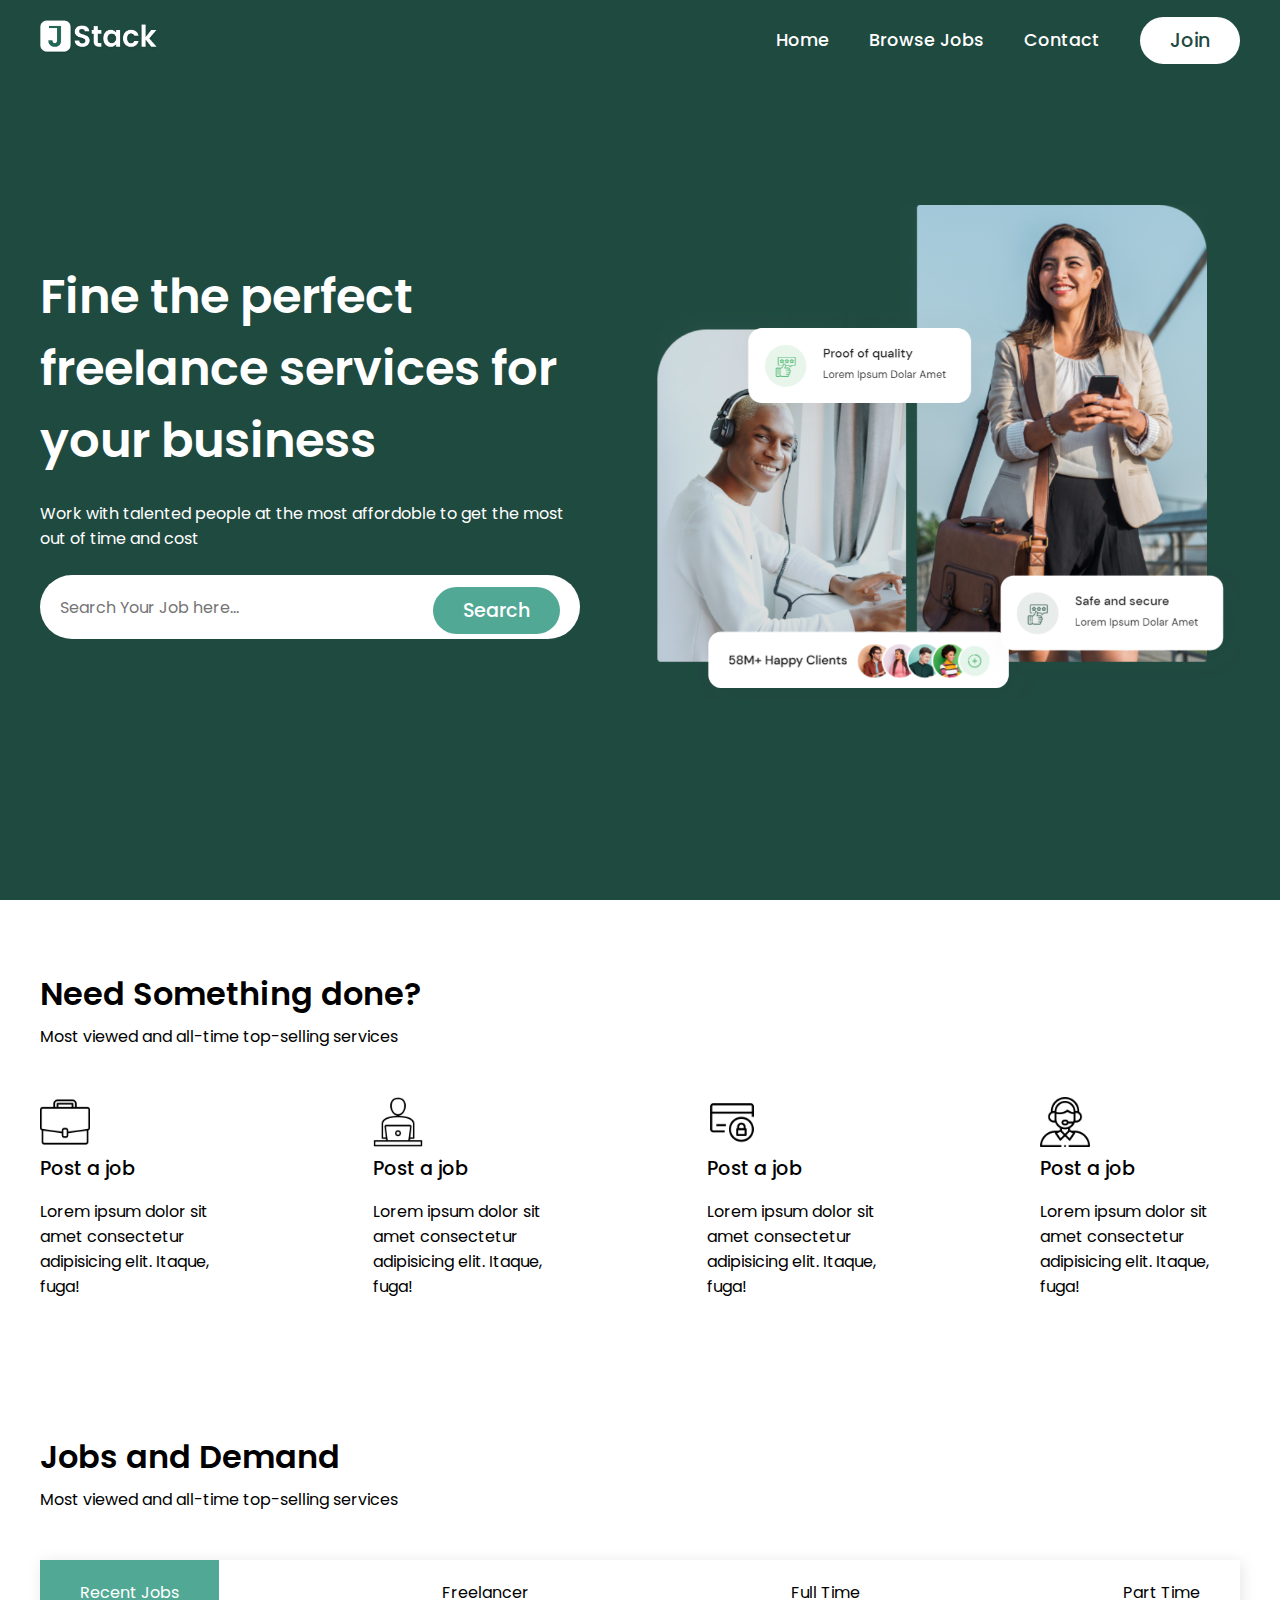
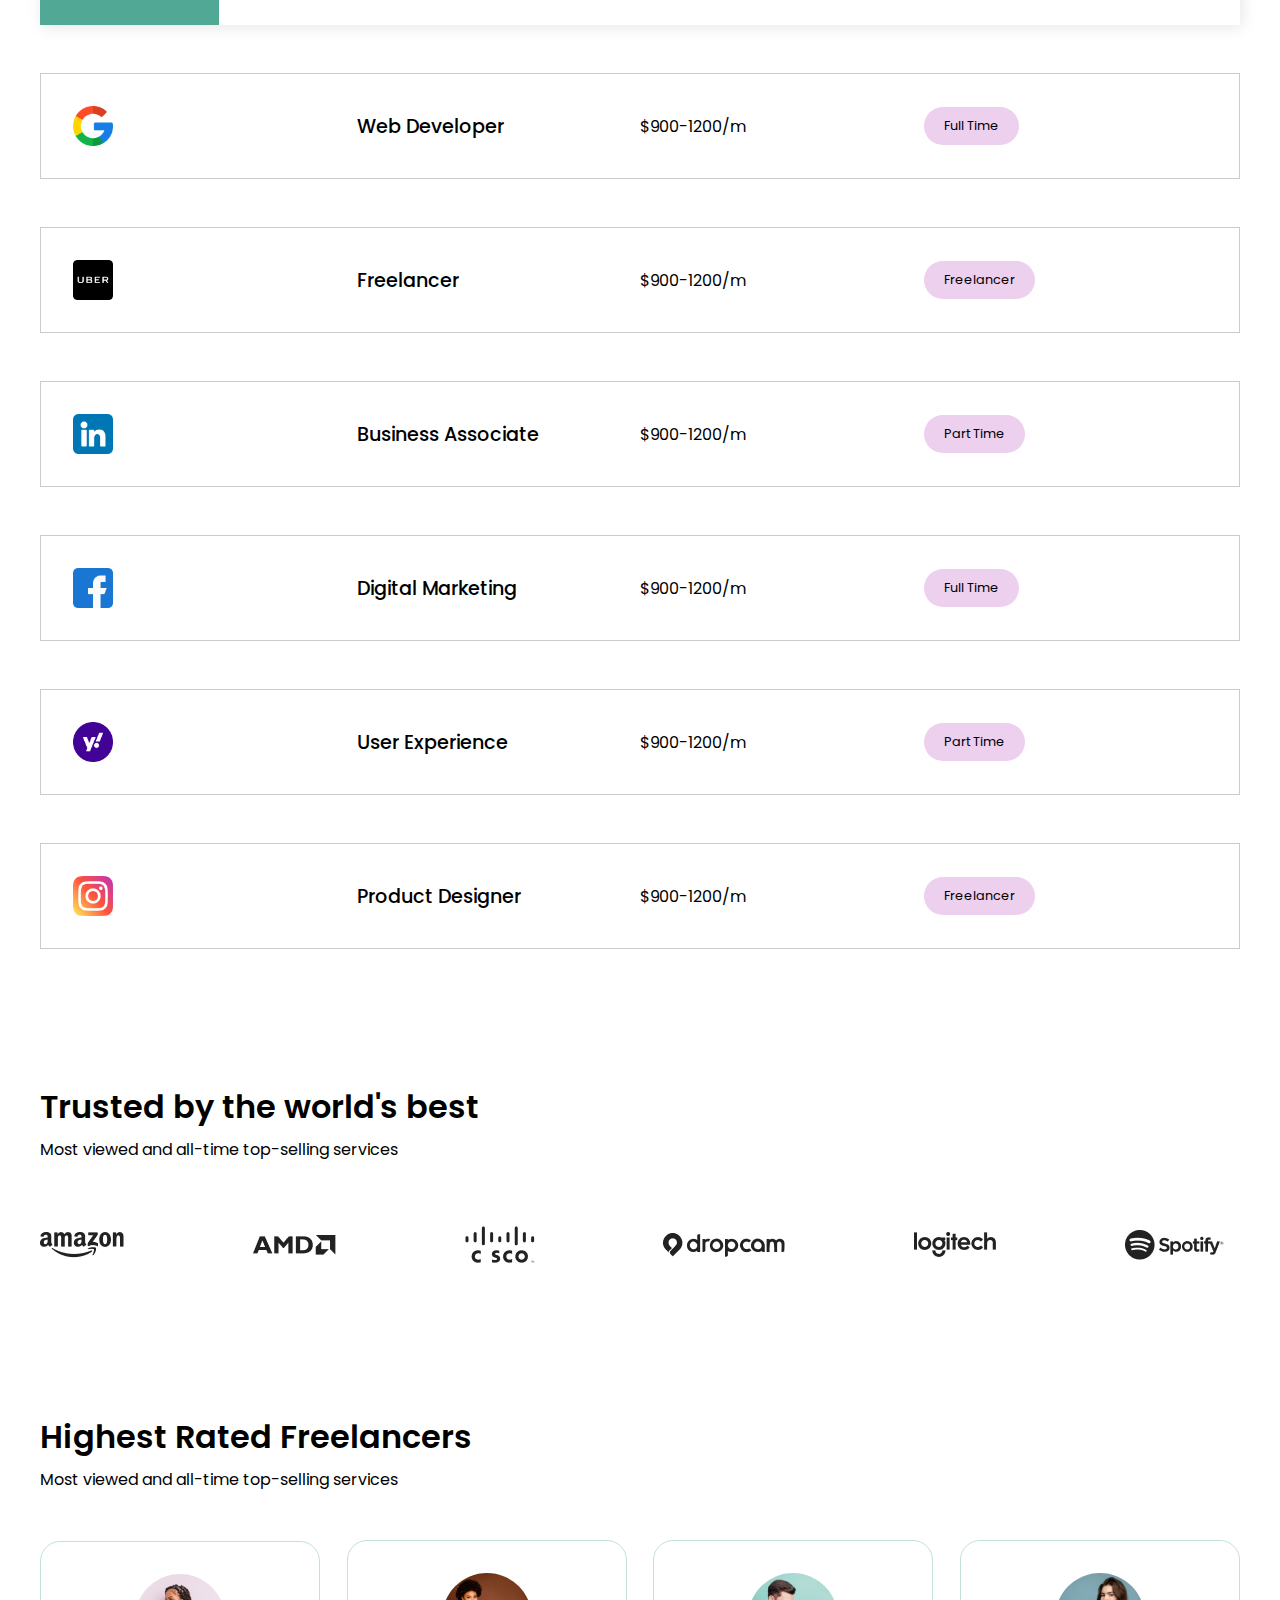
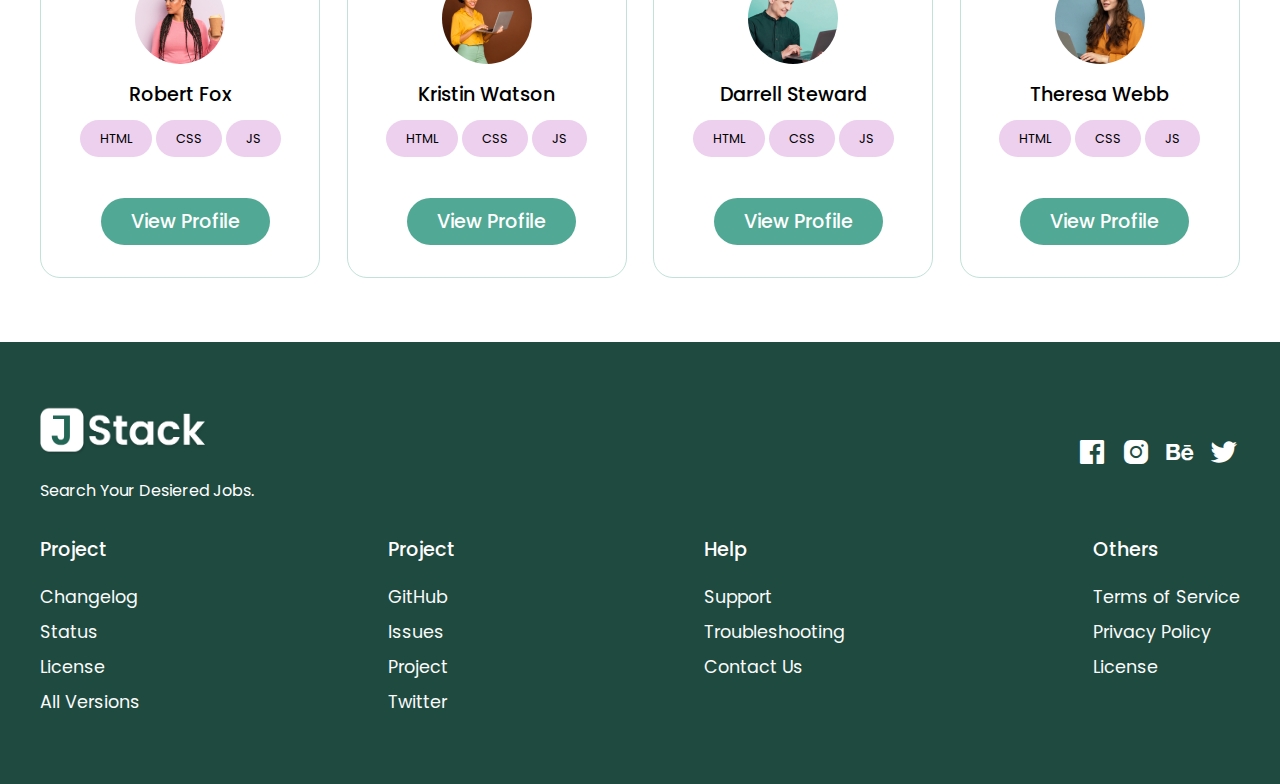
<file: index.html>
<!DOCTYPE html>
<html lang="en">

    <head>
        <meta charset="UTF-8">
        <meta name="viewport" content="width=device-width, initial-scale=1.0">
        <title>JSTACK - Search Jobs</title>
        <link rel="stylesheet" href="style.css">
        <link href='https://unpkg.com/boxicons@2.1.4/css/boxicons.min.css' rel='stylesheet'>

    </head>

    <body>

        <!-- Header  Section-->
        <header>
            <div  id="navber" class="obj-width">
                <a href="index.html">
                    <img src="./images/logo.png" class="logo">
                </a>
                <ul id="menu">
                    <li><a href="index.html">Home</a></li>
                    <li><a href="browse.html">Browse Jobs</a></li>
                    <li><a href="contact.html">Contact</a></li>
                    <button id="w-btn">Join</button>
                </ul>
                <i  id="bar" class='bx bx-menu-alt-right' ></i>
            </div>
        </header>

        <!-- Hero  Section-->

        <section class="hero">
            <div class="hero-box obj-width">
                <div class="h-left">
                    <h1>Fine the perfect freelance services for your business</h1>
                    <p>Work with talented people at the most affordoble to get the most out of time and cost</p>
                    <div class="search">
                        <input type="text" placeholder="Search Your Job here...">
                        <a href="#" id="g-btn">Search</a>
                    </div>
                </div>
                <div class="h-right">
                    <img src="./images/hero1.PNG" alt="">
                </div>
            </div>
        </section>
        <!-- Features  Section-->
        <section id="features" class="obj-width sec-space">
            <h2>Need Something done?</h2>
            <p>Most viewed and all-time top-selling services</p>
            <div class="features-box">
               <div>
                <img src="./images/fe 1.png" alt="">
                <h3>Post a job</h3>
                <p>Lorem ipsum dolor sit amet consectetur adipisicing elit. Itaque, fuga!</p>
               </div>
               <div>
                <img src="./images/fe 2.png" alt="">
                <h3>Post a job</h3>
                <p>Lorem ipsum dolor sit amet consectetur adipisicing elit. Itaque, fuga!</p>
                </div>
                <div>
                    <img src="./images/fe 3.png" alt="">
                    <h3>Post a job</h3>
                    <p>Lorem ipsum dolor sit amet consectetur adipisicing elit. Itaque, fuga!</p>
                    </div>
                    <div>
                        <img src="./images/fe 4.png" alt="">
                        <h3>Post a job</h3>
                        <p>Lorem ipsum dolor sit amet consectetur adipisicing elit. Itaque, fuga!</p>
                        </div>
            </div>
        </section>

        <!-- Job Listing  Section-->
        <section class=" jobs obj-width sec-space">
            <h2>Jobs and Demand</h2>
            <p>Most viewed and all-time top-selling services</p>
            <ul class="jobs-id">
                <li data-target="all" class="active">Recent Jobs</li>
                <li data-target="freelancer">Freelancer</li>
                <li data-target="fullTime">Full Time</li>
                <li data-target="partTime">Part Time</li>
            </ul>
            <div class="jobs-container">

                <li data-item="fullTime" class="jlist" onclick="window.location.href='google.html'">
                    <img src="./images/google.png" alt="">
                    <h3>Web Developer</h3>
                    <p>$900-1200/m</p>
                    <span id="key">Full Time</span>
                </li>
                <li data-item="freelancer" class="jlist" onclick="window.location.href='job.html'">
                    <img src="./images/uber.png" alt="">
                    <h3>Freelancer</h3>
                    <p>$900-1200/m</p>
                    <span id="key">Freelancer</span>
                </li>
                <li data-item="partTime" class="jlist">
                    <img src="./images/linkedin.png" alt="">
                    <h3>Business Associate</h3>
                    <p>$900-1200/m</p>
                    <span id="key">Part Time</span>
                </li>
                <li data-item="fullTime" class="jlist">
                    <img src="./images/facebook.png" alt="">
                    <h3>Digital Marketing</h3>
                    <p>$900-1200/m</p>
                    <span id="key">Full Time</span>
                </li>
                <li data-item="partTime" class="jlist">
                    <img src="./images/yahoo.png" alt="">
                    <h3>User Experience</h3>
                    <p>$900-1200/m</p>
                    <span id="key">Part Time</span>
                </li>
                <li data-item="freelancer" class="jlist">
                    <img src="./images/instagram.png" alt="">
                    <h3>Product Designer</h3>
                    <p>$900-1200/m</p>
                    <span id="key">Freelancer</span>
                </li>
            </div>
        </section>

        <!-- Brand  Section-->
        <section class="trust obj-width sec-space">
            <h2>Trusted by the world's best</h2>
            <p>Most viewed and all-time top-selling services</p>
            <div class="t-box">
                <img src="./images/t1.png" alt="">
                <img src="./images/t2.png" alt="">
                <img src="./images/t3.png" alt="">
                <img src="./images/t4.png" alt="">
                <img src="./images/t5.png" alt="">
                <img src="./images/t6.png" alt="">
            </div>
        </section>

        <!-- Team  Section-->
        <section class="team obj-width sec-space">
            <h2>Highest Rated Freelancers</h2>
            <p>Most viewed and all-time top-selling services</p>
            <div class="team-container">
               <div class="f1-box">
                <img src="./images/fl-1.png" alt="">
                <h3>Robert Fox</h3>
                <div class="skill">
                    <span id="key">HTML</span>
                    <span id="key">CSS</span>
                    <span id="key">JS</span>
                </div>
                <a href="#" id="g-btn">View Profile</a>
               </div>
               <div class="f1-box">
                <img src="./images/fl-2.png" alt="">
                <h3>Kristin Watson</h3>
                <div class="skill">
                    <span id="key">HTML</span>
                    <span id="key">CSS</span>
                    <span id="key">JS</span>
                </div>
                <a href="#" id="g-btn">View Profile</a>
               </div>
               <div class="f1-box">
                <img src="./images/fl-3.png" alt="">
                <h3>Darrell Steward</h3>
                <div class="skill">
                    <span id="key">HTML</span>
                    <span id="key">CSS</span>
                    <span id="key">JS</span>
                </div>
                <a href="#" id="g-btn">View Profile</a>
               </div>
               <div class="f1-box">
                <img src="./images/fl-4.png" alt="">
                <h3>Theresa Webb</h3>
                <div class="skill">
                    <span id="key">HTML</span>
                    <span id="key">CSS</span>
                    <span id="key">JS</span>
                </div>
                <a href="#" id="g-btn">View Profile</a>
               </div>
            </div>
        </section>

        <!-- Footer  Section-->
         <footer class="fooret"> 
            <div class="obj-width">
                <div class="top">
                    <div>
                        <img src="./images/logo.png" class="logo">
                        <p>Search Your Desiered Jobs.</p>
                    </div>
                    <div>
                        <a href="#"><i class='bx bxl-facebook-square'></i></a>
                        <a href="#"><i class='bx bxl-instagram-alt' ></i></a>
                        <a href="#"><i class='bx bxl-behance' ></i></a>
                        <a href="#"><i class='bx bxl-twitter'></i></a>
                    </div>
                </div>
                <div class="bottom">
                    <div>
                        <h3>Project</h3>
                        <a href="#">Changelog</a>
                        <a href="#">Status</a>
                        <a href="#">License</a>
                        <a href="#">All Versions</a>
                    </div>
                    <div>
                        <h3>Project</h3>
                        <a href="#">GitHub</a>
                        <a href="#">Issues</a>
                        <a href="#">Project</a>
                        <a href="#">Twitter</a>
                    </div>
                    <div>
                        <h3>Help</h3>
                        <a href="#">Support</a>
                        <a href="#">Troubleshooting</a>
                        <a href="#">Contact Us</a>
                    </div>
                    <div>
                        <h3>Others</h3>
                        <a href="#">Terms of Service</a>
                        <a href="#">Privacy Policy</a>
                        <a href="#">License</a>
                    </div>
                </div>
            </div>
         </footer>

        <script src="app.js"></script>

        <script src="toggle.js"></script>
    </body>

</html>
</file>
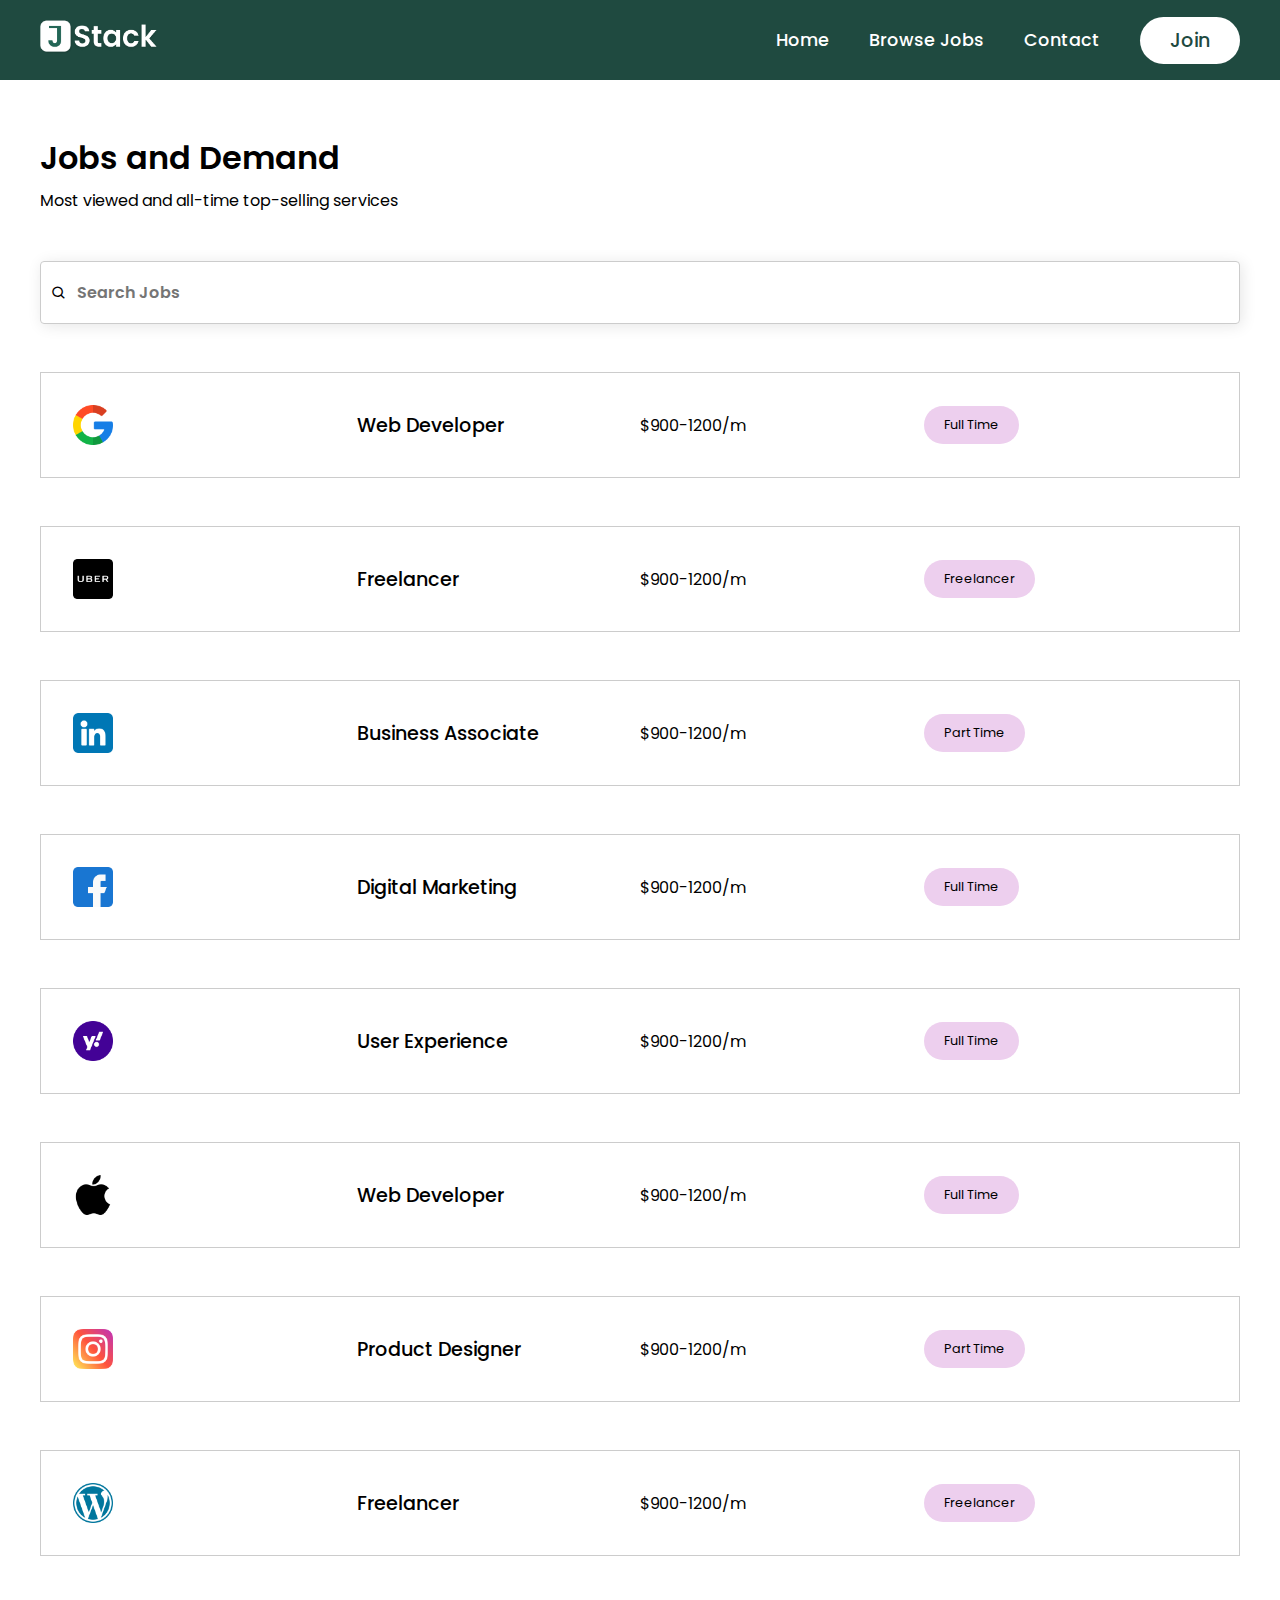
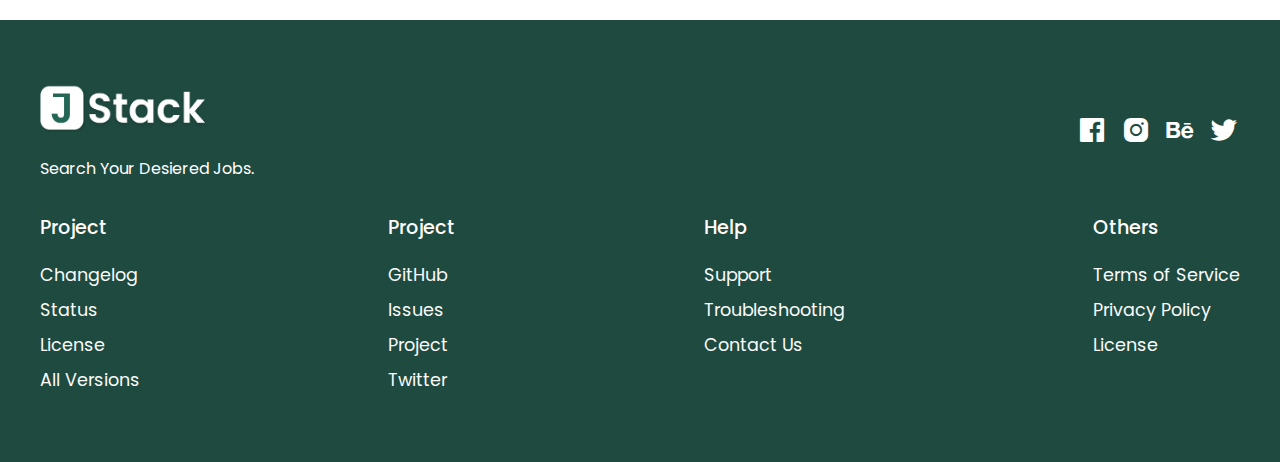
<file: browse.html>
<!DOCTYPE html>
<html lang="en">

    <head>
        <meta charset="UTF-8">
        <meta name="viewport" content="width=device-width, initial-scale=1.0">
        <title>JSTACK - Search Jobs</title>
        <link rel="stylesheet" href="style.css">
        <link href='https://unpkg.com/boxicons@2.1.4/css/boxicons.min.css' rel='stylesheet'>

    </head>

    <body>

        <!-- Header  Section-->
        <header>
            <div  id="navber" class="obj-width">
                <a href="index.html">
                    <img src="./images/logo.png" class="logo">
                </a>
                <ul id="menu">
                    <li><a href="index.html">Home</a></li>
                    <li><a href="browse.html">Browse Jobs</a></li>
                    <li><a href="contact.html">Contact</a></li>
                    <button id="w-btn">Join</button>
                </ul>
                <i  id="bar" class='bx bx-menu-alt-right' ></i>
            </div>
        </header>
        <!-- Job Listing  Section-->
        <section class=" jobs obj-width sec-space extra-space">
            <h2>Jobs and Demand</h2>
            <p>Most viewed and all-time top-selling services</p>
            <form>
                <i class='bx bx-search'></i>
                <input type="text" placeholder="Search Jobs" id="search-item"
                onkeyup="search()">
            </form>
            <div class="jobs-container" id="jobs-container" onclick="window.location.href='google.html'">
                <li data-item="fullTime" class="jlist">
                    <img src="./images/google.png" alt="">
                    <h3>Web Developer</h3>
                    <p>$900-1200/m</p>
                    <span id="key">Full Time</span>
                </li>
                <li data-item="freelancer" class="jlist" onclick="window.location.href='job.html'">
                    <img src="./images/uber.png" alt="">
                    <h3>Freelancer</h3>
                    <p>$900-1200/m</p>
                    <span id="key">Freelancer</span>
                </li>
                <li data-item="partTime" class="jlist">
                    <img src="./images/linkedin.png" alt="">
                    <h3>Business Associate</h3>
                    <p>$900-1200/m</p>
                    <span id="key">Part Time</span>
                </li>
                <li data-item="fullTime" class="jlist">
                    <img src="./images/facebook.png" alt="">
                    <h3>Digital Marketing</h3>
                    <p>$900-1200/m</p>
                    <span id="key">Full Time</span>
                </li>
                <li data-item="partTime" class="jlist">
                    <img src="./images/yahoo.png" alt="">
                    <h3>User Experience</h3>
                    <p>$900-1200/m</p>
                    <span id="key">Full Time</span>
                </li>
                <li data-item="fullTime" class="jlist">
                    <img src="./images/apple.png" alt="">
                    <h3>Web Developer</h3>
                    <p>$900-1200/m</p>
                    <span id="key">Full Time</span>
                </li>
                <li data-item="freelancer" class="jlist">
                    <img src="./images/instagram.png" alt="">
                    <h3>Product Designer</h3>
                    <p>$900-1200/m</p>
                    <span id="key">Part Time</span>
                </li>
                <li data-item="freelancer" class="jlist">
                    <img src="./images/wordpress.png" alt="">
                    <h3>Freelancer</h3>
                    <p>$900-1200/m</p>
                    <span id="key">Freelancer</span>
                </li>
            </div>
        </section>

         <!-- Footer  Section-->
         <footer class="fooret"> 
            <div class="obj-width">
                <div class="top">
                    <div>
                        <img src="./images/logo.png" class="logo">
                        <p>Search Your Desiered Jobs.</p>
                    </div>
                    <div>
                        <a href="#"><i class='bx bxl-facebook-square'></i></a>
                        <a href="#"><i class='bx bxl-instagram-alt' ></i></a>
                        <a href="#"><i class='bx bxl-behance' ></i></a>
                        <a href="#"><i class='bx bxl-twitter'></i></a>
                    </div>
                </div>
                <div class="bottom">
                    <div>
                        <h3>Project</h3>
                        <a href="#">Changelog</a>
                        <a href="#">Status</a>
                        <a href="#">License</a>
                        <a href="#">All Versions</a>
                    </div>
                    <div>
                        <h3>Project</h3>
                        <a href="#">GitHub</a>
                        <a href="#">Issues</a>
                        <a href="#">Project</a>
                        <a href="#">Twitter</a>
                    </div>
                    <div>
                        <h3>Help</h3>
                        <a href="#">Support</a>
                        <a href="#">Troubleshooting</a>
                        <a href="#">Contact Us</a>
                    </div>
                    <div>
                        <h3>Others</h3>
                        <a href="#">Terms of Service</a>
                        <a href="#">Privacy Policy</a>
                        <a href="#">License</a>
                    </div>
                </div>
            </div>
         </footer>

        <script src="app.js"></script>
        <script src="script.js"></script>
    </body>

</html>
</file>
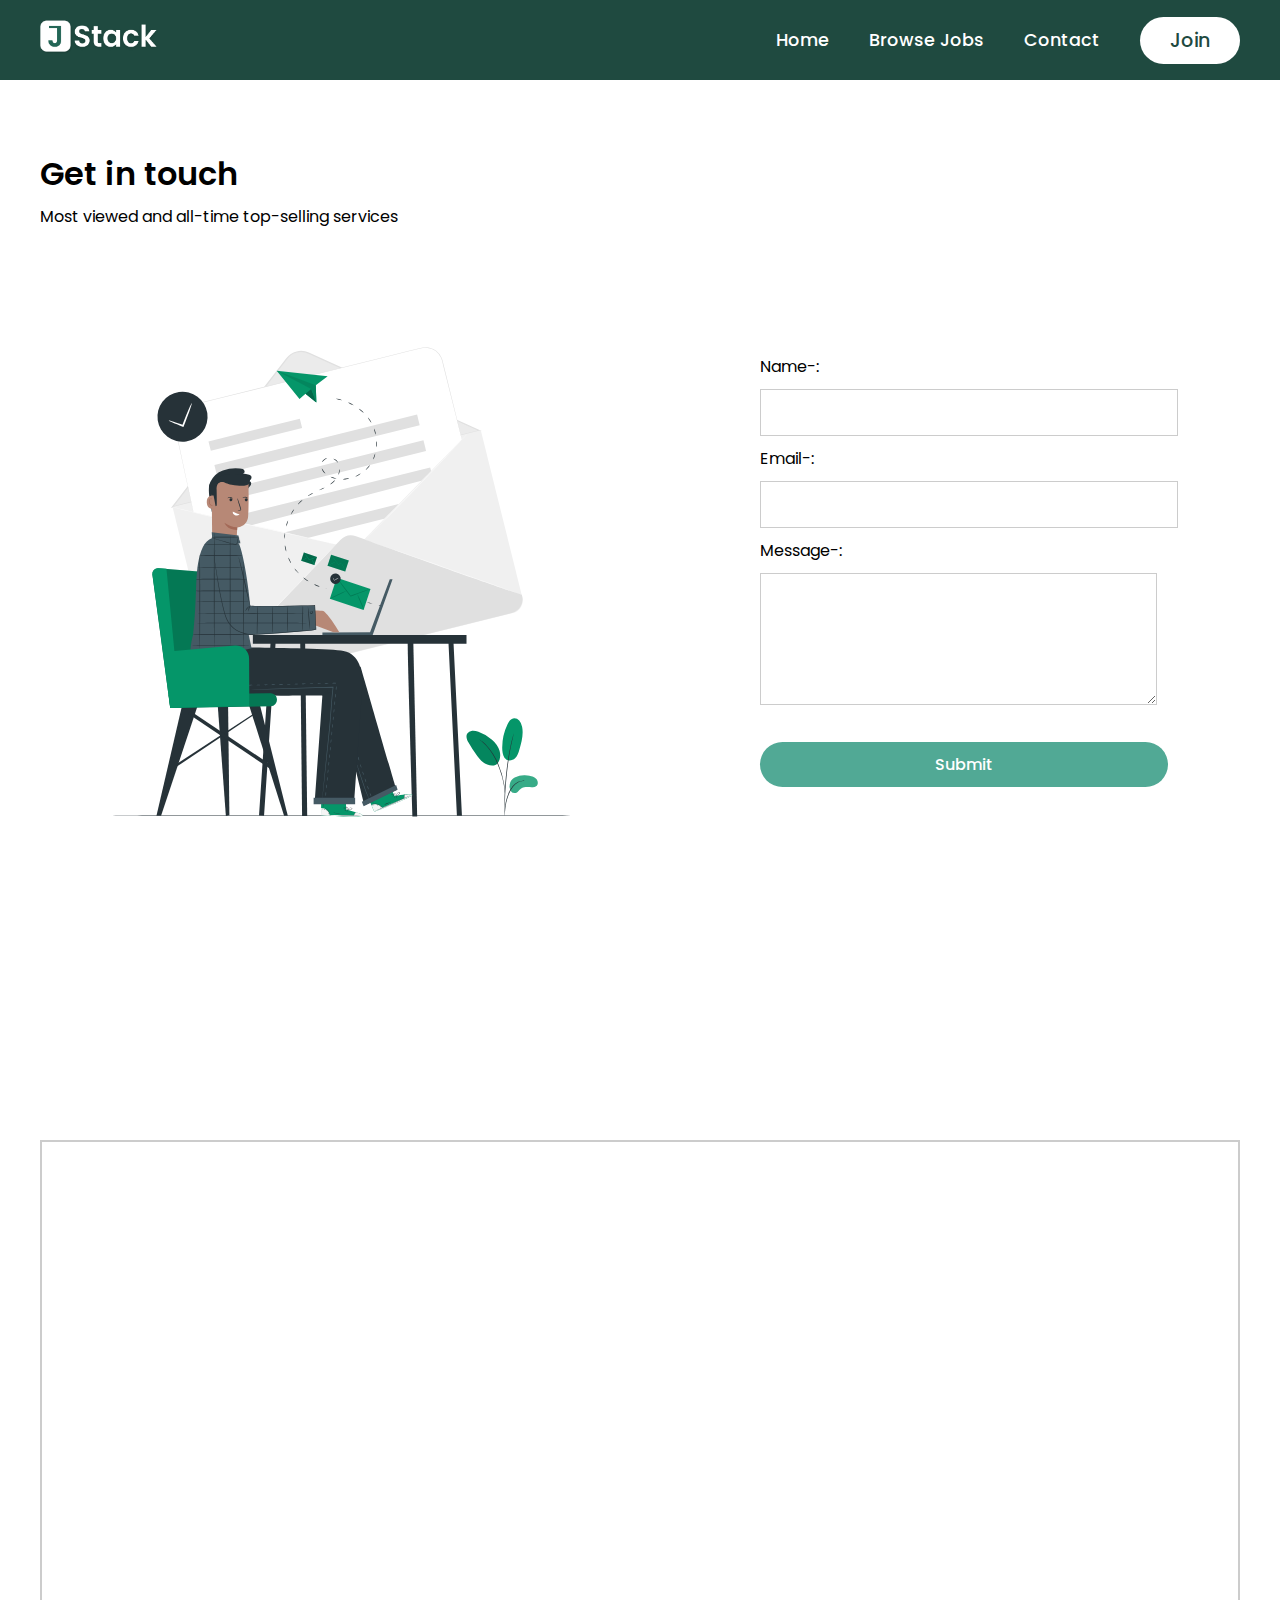
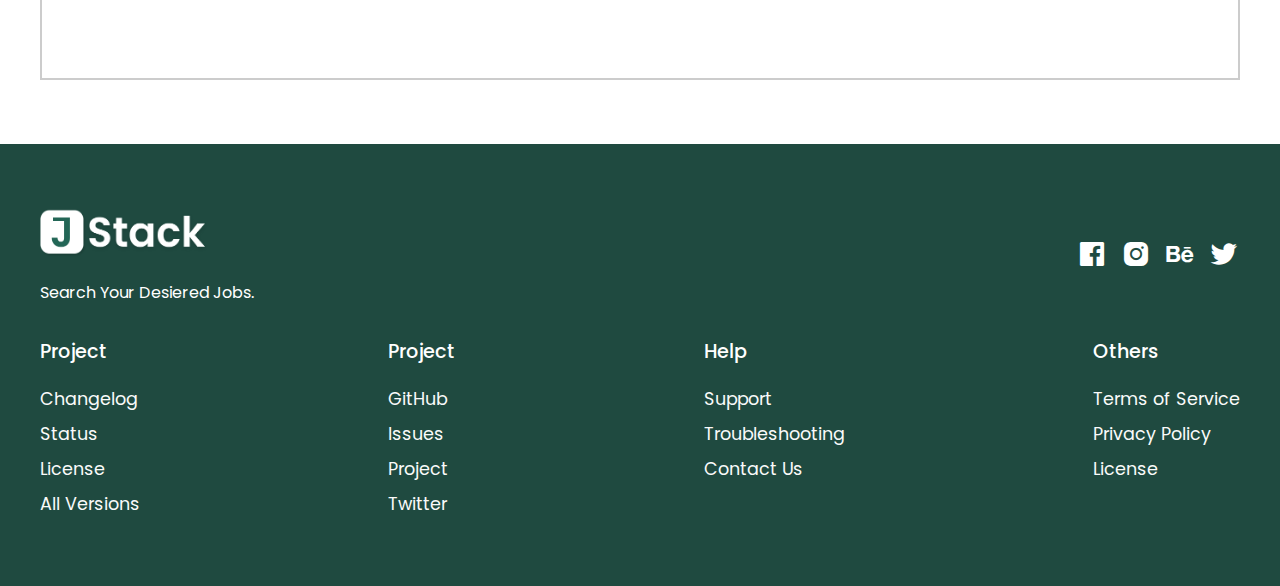
<file: contact.html>
<!DOCTYPE html>
<html lang="en">

    <head>
        <meta charset="UTF-8">
        <meta name="viewport" content="width=device-width, initial-scale=1.0">
        <title>JSTACK - Search Jobs</title>
        <link rel="stylesheet" href="style.css">
        <link href='https://unpkg.com/boxicons@2.1.4/css/boxicons.min.css' rel='stylesheet'>

    </head>

    <body>

        <!-- Header  Section-->
        <header>
            <div  id="navber" class="obj-width">
                <a href="index.html">
                    <img src="./images/logo.png" class="logo">
                </a>
                <ul id="menu">
                    <li><a href="index.html">Home</a></li>
                    <li><a href="browse.html">Browse Jobs</a></li>
                    <li><a href="contact.html">Contact</a></li>
                    <button id="w-btn">Join</button>
                </ul>
                <i  id="bar" class='bx bx-menu-alt-right' ></i>
            </div>
        </header>

        <!-- Hero  Section-->
        <section class="Contact obj-width sec-space">
            <h2>Get in touch</h2>
            <p>Most viewed and all-time top-selling services</p>
            <div class="contact-box">
                <div class="c-left">
                    <img src="./images/contact.svg" alt="">
                </div>
                <div class="c-right">
                    <form onsubmit="sendEmail(); reset(); return false;">
                        <label>Name-:</label> <br>
                        <input type="text" id="name" required><br>
                        <label>Email-:</label><br>
                        <input type="email" id="email" required> <br>
                        <label>Message-:</label><br>
                        <textarea rows="4" id="message"></textarea> <br>
                        <button type="submit" class="btn-1">Submit</button>
                    </form>
                </div>
            </div>
        </section>

        <section class="map obj-width sec-space">
            <div class="map-box">
                <iframe src="https://www.google.com/maps/embed?pb=!1m18!1m12!1m3!1d7359.529222453383!2d75.89767939057101!3d22.736988862619324!2m3!1f0!2f0!3f0!3m2!1i1024!2i768!4f13.1!3m3!1m2!1s0x3962e2b302ea7431%3A0x8a0324e5718bdf8f!2sScheme%2094%20Sector%20ED%2C%20Indore%2C%20Madhya%20Pradesh!5e0!3m2!1sen!2sin!4v1725711302292!5m2!1sen!2sin" width="600" height="450" style="border:0;" allowfullscreen="" loading="lazy" referrerpolicy="no-referrer-when-downgrade"></iframe>
            </div>
        </section>
        <!-- Footer  Section-->
         <footer class="fooret"> 
            <div class="obj-width">
                <div class="top">
                    <div>
                        <img src="./images/logo.png" class="logo">
                        <p>Search Your Desiered Jobs.</p>
                    </div>
                    <div>
                        <a href="#"><i class='bx bxl-facebook-square'></i></a>
                        <a href="#"><i class='bx bxl-instagram-alt' ></i></a>
                        <a href="#"><i class='bx bxl-behance' ></i></a>
                        <a href="#"><i class='bx bxl-twitter'></i></a>
                    </div>
                </div>
                <div class="bottom">
                    <div>
                        <h3>Project</h3>
                        <a href="#">Changelog</a>
                        <a href="#">Status</a>
                        <a href="#">License</a>
                        <a href="#">All Versions</a>
                    </div>
                    <div>
                        <h3>Project</h3>
                        <a href="#">GitHub</a>
                        <a href="#">Issues</a>
                        <a href="#">Project</a>
                        <a href="#">Twitter</a>
                    </div>
                    <div>
                        <h3>Help</h3>
                        <a href="#">Support</a>
                        <a href="#">Troubleshooting</a>
                        <a href="#">Contact Us</a>
                    </div>
                    <div>
                        <h3>Others</h3>
                        <a href="#">Terms of Service</a>
                        <a href="#">Privacy Policy</a>
                        <a href="#">License</a>
                    </div>
                </div>
            </div>
         </footer>
         <script src="https://smtpjs.com/v3/smtp.js"></script>
        <script src="toggle.js"></script>
    </body>

</html>
</file>
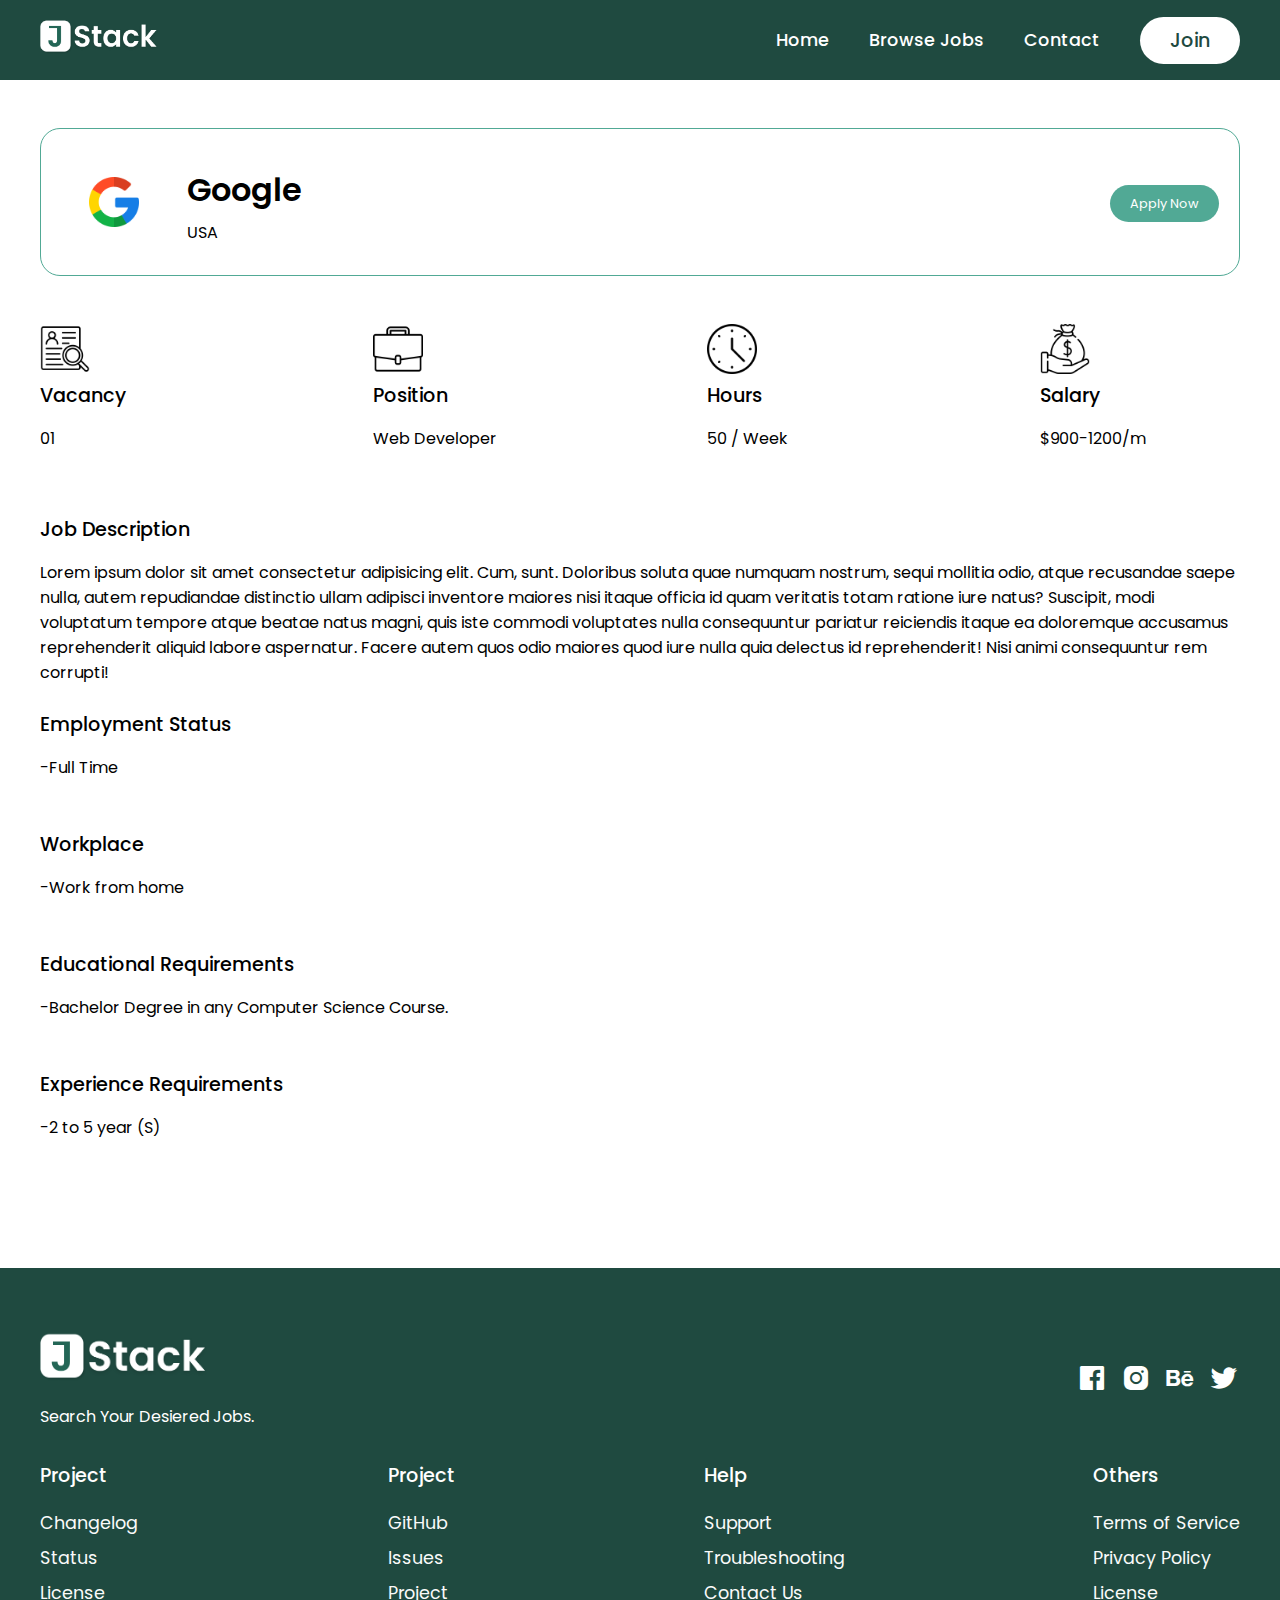
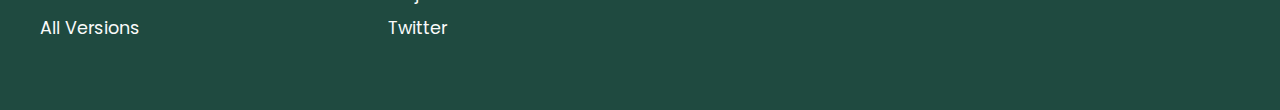
<file: google.html>
<!DOCTYPE html>
<html lang="en">

    <head>
        <meta charset="UTF-8">
        <meta name="viewport" content="width=device-width, initial-scale=1.0">
        <title>JSTACK - Search Jobs</title>
        <link rel="stylesheet" href="style.css">
        <link href='https://unpkg.com/boxicons@2.1.4/css/boxicons.min.css' rel='stylesheet'>

    </head>

    <body>

        <!-- Header  Section-->
        <header>
            <div  id="navber" class="obj-width">
                <a href="index.html">
                    <img src="./images/logo.png" class="logo">
                </a>
                <ul id="menu">
                    <li><a href="index.html">Home</a></li>
                    <li><a href="browse.html">Browse Jobs</a></li>
                    <li><a href="contact.html">Contact</a></li>
                    <button id="w-btn">Join</button>
                </ul>
                <i  id="bar" class='bx bx-menu-alt-right' ></i>
            </div>
        </header>

        <!-- Features  Section-->
        <section id="features" class="obj-width sec-space extra-space">
            <div class="border">
                <div class="b-left">
                    <img src="./images/google.png" alt="">
                    <div>
                        <h2>Google</h2>
                        <p>USA</p>
                    </div>
                </div>
                <div class="b-right">
                    <span id="key" class="Apply">Apply Now</span>
                </div>
            </div>
            <div class="features-box">
               <div>
                <img src="./images/vacancy.png" alt="">
                <h3>Vacancy</h3>
                <p>01</p>
               </div>
               <div>
                <img src="./images/fe 1.png" alt="">
                <h3>Position</h3>
                <p>Web Developer</p>
                </div>
                <div>
                    <img src="./images/hour.png" alt="">
                    <h3>Hours</h3>
                    <p>50 / Week</p>
                    </div>
                    <div>
                        <img src="./images/salary.png" alt="">
                        <h3>Salary</h3>
                        <p>$900-1200/m</p>
                        </div>
            </div>
            <div class="phera sec-space">
                <h3>Job Description</h3>
                <p>Lorem ipsum dolor sit amet consectetur adipisicing elit. Cum, sunt. Doloribus soluta quae numquam nostrum, sequi mollitia odio, atque recusandae saepe nulla, autem repudiandae distinctio ullam adipisci inventore maiores nisi itaque officia id quam veritatis totam ratione iure natus? Suscipit, modi voluptatum tempore atque beatae natus magni, quis iste commodi voluptates nulla consequuntur pariatur reiciendis itaque ea doloremque accusamus reprehenderit aliquid labore aspernatur. Facere autem quos odio maiores quod iure nulla quia delectus id reprehenderit! Nisi animi consequuntur rem corrupti!</p>
                <br>
                <h3>Employment Status</h3>
                <span>-Full Time</span>
                <br>
                <br><br>
                <h3>Workplace</h3>
                <span>-Work from home</span>
                <br><br><br>
                <h3>Educational Requirements</h3>
                <span>-Bachelor Degree in any Computer Science Course.</span>
                <br><br><br>
                <h3>Experience Requirements</h3>
                <span>-2 to 5 year (S)</span>
            </div>
        </section>

        <!-- Footer  Section-->
         <footer class="fooret"> 
            <div class="obj-width">
                <div class="top">
                    <div>
                        <img src="./images/logo.png" class="logo">
                        <p>Search Your Desiered Jobs.</p>
                    </div>
                    <div>
                        <a href="#"><i class='bx bxl-facebook-square'></i></a>
                        <a href="#"><i class='bx bxl-instagram-alt' ></i></a>
                        <a href="#"><i class='bx bxl-behance' ></i></a>
                        <a href="#"><i class='bx bxl-twitter'></i></a>
                    </div>
                </div>
                <div class="bottom">
                    <div>
                        <h3>Project</h3>
                        <a href="#">Changelog</a>
                        <a href="#">Status</a>
                        <a href="#">License</a>
                        <a href="#">All Versions</a>
                    </div>
                    <div>
                        <h3>Project</h3>
                        <a href="#">GitHub</a>
                        <a href="#">Issues</a>
                        <a href="#">Project</a>
                        <a href="#">Twitter</a>
                    </div>
                    <div>
                        <h3>Help</h3>
                        <a href="#">Support</a>
                        <a href="#">Troubleshooting</a>
                        <a href="#">Contact Us</a>
                    </div>
                    <div>
                        <h3>Others</h3>
                        <a href="#">Terms of Service</a>
                        <a href="#">Privacy Policy</a>
                        <a href="#">License</a>
                    </div>
                </div>
            </div>
         </footer>

        <script src="app.js"></script>

        <script src="toggle.js"></script>
    </body>

</html>
</file>
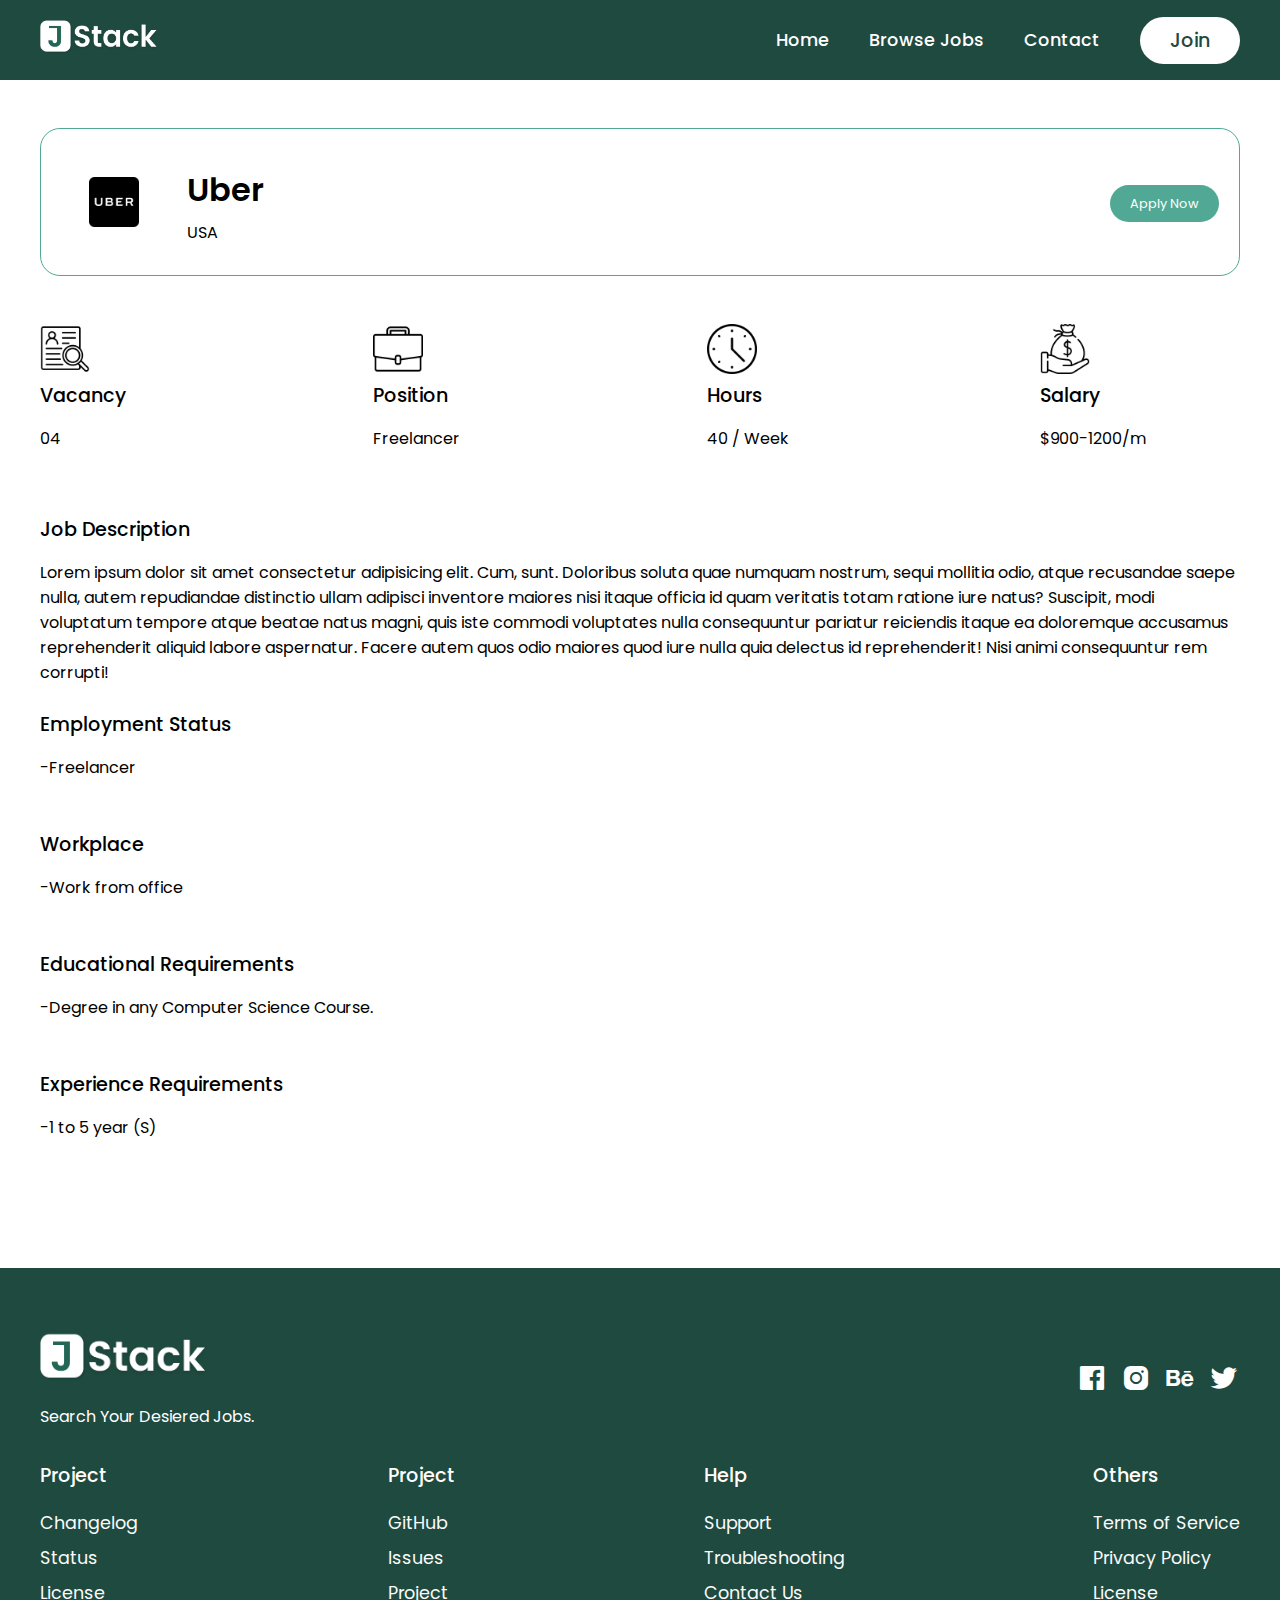
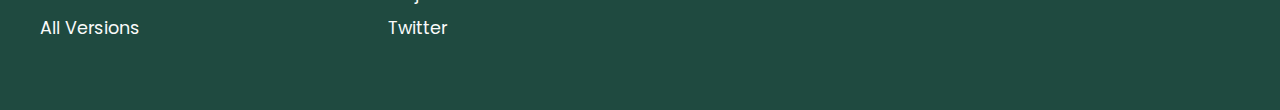
<file: job.html>
<!DOCTYPE html>
<html lang="en">

    <head>
        <meta charset="UTF-8">
        <meta name="viewport" content="width=device-width, initial-scale=1.0">
        <title>JSTACK - Search Jobs</title>
        <link rel="stylesheet" href="style.css">
        <link href='https://unpkg.com/boxicons@2.1.4/css/boxicons.min.css' rel='stylesheet'>

    </head>

    <body>

        <!-- Header  Section-->
        <header>
            <div  id="navber" class="obj-width">
                <a href="index.html">
                    <img src="./images/logo.png" class="logo">
                </a>
                <ul id="menu">
                    <li><a href="index.html">Home</a></li>
                    <li><a href="browse.html">Browse Jobs</a></li>
                    <li><a href="contact.html">Contact</a></li>
                    <button id="w-btn">Join</button>
                </ul>
                <i  id="bar" class='bx bx-menu-alt-right' ></i>
            </div>
        </header>

        <!-- Features  Section-->
        <section id="features" class="obj-width sec-space extra-space">
            <div class="border">
                <div class="b-left">
                    <img src="./images/uber.png" alt="">
                    <div>
                        <h2>Uber</h2>
                        <p>USA</p>
                    </div>
                </div>
                <div class="b-right">
                    <span id="key" class="Apply">Apply Now</span>
                </div>
            </div>
            <div class="features-box">
               <div>
                <img src="./images/vacancy.png" alt="">
                <h3>Vacancy</h3>
                <p>04</p>
               </div>
               <div>
                <img src="./images/fe 1.png" alt="">
                <h3>Position</h3>
                <p>Freelancer</p>
                </div>
                <div>
                    <img src="./images/hour.png" alt="">
                    <h3>Hours</h3>
                    <p>40 / Week</p>
                    </div>
                    <div>
                        <img src="./images/salary.png" alt="">
                        <h3>Salary</h3>
                        <p>$900-1200/m</p>
                        </div>
            </div>
            <div class="phera sec-space">
                <h3>Job Description</h3>
                <p>Lorem ipsum dolor sit amet consectetur adipisicing elit. Cum, sunt. Doloribus soluta quae numquam nostrum, sequi mollitia odio, atque recusandae saepe nulla, autem repudiandae distinctio ullam adipisci inventore maiores nisi itaque officia id quam veritatis totam ratione iure natus? Suscipit, modi voluptatum tempore atque beatae natus magni, quis iste commodi voluptates nulla consequuntur pariatur reiciendis itaque ea doloremque accusamus reprehenderit aliquid labore aspernatur. Facere autem quos odio maiores quod iure nulla quia delectus id reprehenderit! Nisi animi consequuntur rem corrupti!</p>
                <br>
                <h3>Employment Status</h3>
                <span>-Freelancer</span>
                <br>
                <br><br>
                <h3>Workplace</h3>
                <span>-Work from office</span>
                <br><br><br>
                <h3>Educational Requirements</h3>
                <span>-Degree in any Computer Science Course.</span>
                <br><br><br>
                <h3>Experience Requirements</h3>
                <span>-1 to 5 year (S)</span>
            </div>
        </section>

        <!-- Footer  Section-->
         <footer class="fooret"> 
            <div class="obj-width">
                <div class="top">
                    <div>
                        <img src="./images/logo.png" class="logo">
                        <p>Search Your Desiered Jobs.</p>
                    </div>
                    <div>
                        <a href="#"><i class='bx bxl-facebook-square'></i></a>
                        <a href="#"><i class='bx bxl-instagram-alt' ></i></a>
                        <a href="#"><i class='bx bxl-behance' ></i></a>
                        <a href="#"><i class='bx bxl-twitter'></i></a>
                    </div>
                </div>
                <div class="bottom">
                    <div>
                        <h3>Project</h3>
                        <a href="#">Changelog</a>
                        <a href="#">Status</a>
                        <a href="#">License</a>
                        <a href="#">All Versions</a>
                    </div>
                    <div>
                        <h3>Project</h3>
                        <a href="#">GitHub</a>
                        <a href="#">Issues</a>
                        <a href="#">Project</a>
                        <a href="#">Twitter</a>
                    </div>
                    <div>
                        <h3>Help</h3>
                        <a href="#">Support</a>
                        <a href="#">Troubleshooting</a>
                        <a href="#">Contact Us</a>
                    </div>
                    <div>
                        <h3>Others</h3>
                        <a href="#">Terms of Service</a>
                        <a href="#">Privacy Policy</a>
                        <a href="#">License</a>
                    </div>
                </div>
            </div>
         </footer>

        <script src="app.js"></script>

        <script src="toggle.js"></script>
    </body>

</html>
</file>
<file: style.css>
@import url("https://fonts.googleapis.com/css2?family=Poppins:wght@100;200;300;400;500;600;700;800&display=swap");

* {
  margin: 0;
  padding: 0;
  box-sizing: border-box;
  font-family: "Poppins", sans-serif;
}

body {
  position: relative;
}

/* Global CSS */

h1 {
  font-size: 3rem;
  font-weight: 600;
}

h2 {
  font-size: 2rem;
  font-weight: 600;
  line-height: 60px;
}
h3 {
  font-size: 1.2rem;
  padding-bottom: 1rem;
  font-weight: 500;
}
#w-btn{
  margin-left: 40px;
  background-color: #fff;
  color: #1f4a40;
  padding: 9px 30px;
  font-size: 1.2rem;
  font-weight: 500;
  border-radius: 30px;
  outline: 0;
  border: 0;
  cursor: pointer;
}
#g-btn{
  margin-left:10px;
  text-decoration: none;
  background-color: #51a995;
  color: #fff;
  padding: 9px 30px;
  font-size: 1.2rem;
  font-weight: 500;
  border-radius: 30px;
  cursor: pointer;
  outline: 0;
  border: 0;
}
.sec-space {
  padding: 4rem 0;
}
.extra-space {
  padding-top: 8rem;
}
.obj-width {
  max-width: 1200px;
  margin: auto;
}
 /*-------------------- NAVBAR--------------------- */
 header{
  background-color: #1f4a40;
  position: fixed;
  top: 0px;
  right: 0px;
  z-index: 999;
  width: 100%;
 }
 #navber{
  /* width: 100%; */
  height: 80px;
  display: flex;
  align-items: center;
  justify-content: space-between;
  overflow: hidden;
 }
 #navber .logo{
  width: 120px;
 }
#menu{
  display: flex;
  align-items: center;
  justify-content: flex-end;
  list-style: none;
 }
#menu li a{
  color: #fff;
  text-decoration: none;
  margin-left: 40px;
  font-size: 1.1rem;
  font-weight: 500;
 }
 #bar{
  color: #fff;
  display: none;
 }

/* hero */
.hero{
  background-color: #1f4a40;
}
.hero-box{
  display: flex;
  height: 100vh;
  align-items: center;
  justify-content: space-between;
}
.h-left{
  width: 45%;
  color: #fff;
}
.h-left p{
  padding: 1.5rem 0;
}
.search{
  position: relative;
}
.search input{
  width: 100%;
  height: 4rem;
  border-radius: 35px;
  background-color: #fff;
  border:none;
  font-size: 1rem;
  outline:none;
  padding: 0 20px;
}
.search a{
  position: absolute;
  top: 12px;
  right: 20px;
}
.h-right{
  width: 50%;
}
.h-right img{
  width: 100%;
  object-fit: cover;
}
.features-box{
  display: flex;
  align-items: center;
  justify-content: space-between;
  flex-wrap: wrap;
}
#features .features-box div{
  width:200px !important;
}
#features .features-box img{
  width: 50px;
  margin-top: 3rem;
}
/* -------------Jobs--------------------------- */
.jobs .jobs-id{
  margin: 3rem 0;
  display: flex;
  align-items: center;
  justify-content: space-between;
  list-style: none;
  box-shadow: 2px 2px 15px rgba(0,0,0,0.1);
}
.jobs .jobs-id li{
  padding: 20px 40px;
  color: #000;
  cursor: pointer;
}
.jobs .jobs-id li.active{
  background-color: #51a995;
  color: #fff;
}
.jobs .jlist{
  margin-top: 3rem;
  display: grid;
  grid-template-columns: repeat(4, 1fr);
  align-items: center;
  justify-items: start;
  color: #000;
  padding:2rem 2rem;
  border: 1px solid #ccc;
  cursor: pointer;
}
.jobs .jlist h3{
  padding-bottom: 0px;
}
.jobs .jlist.delete{
 display: none;
}
.jobs .jlist:hover{
  background-color: #ecf1ee;
}
.jobs .jlist img{
  width: 40px;
}

.trust .t-box{
  width: 100%;
  display: flex;
  align-items: center;
  justify-content: space-between;
  flex-wrap:wrap;
  padding-top: 3rem;
}
.trust .t-box img{
  /* width: 100px; */
  margin: 1rem 1rem 1rem 0;
}

.team-container{
  display: flex;
  align-items: center;
  justify-content: space-between;
  flex-wrap:wrap;
}
.team-container .f1-box{
  border: 1px solid #c1e1d9;
  width: 280px;
  padding: 2rem 0;
  border-radius: 20px;
  margin-top: 3rem;
  display: flex;
  flex-direction: column;
  align-items: center;
  justify-content:center;
}
.f1-box img{
  border-radius: 50%;
  margin-bottom: 1rem;
}
#key{
  font-size: 0.8rem;
  border-radius: 30px;
  background-color: #edcfee;
  padding: 10px 20px;
  cursor: pointer;
}
.skill{
  padding-bottom: 3rem;
}

/* footer */
footer{
  background-color: #1f4a40;
  padding:4rem 0 ;
  color: #fff;
}
.top{
  display: flex;
  align-items: center;
  text-align: start;
  justify-content: space-between;
  flex-wrap: wrap;
}
.top .logo{
  width: 170px;
  margin-bottom: 1rem;
}
.top i{
  font-size: 2rem;
  margin-left: 0.5rem;
  color: #fff;
}
.bottom{
  display: flex;
  padding-top:2rem ;
  flex-wrap: wrap;
  text-align:start;
  justify-content: space-between;
}
.bottom div{
  display: flex;
  flex-direction: column;
}
.bottom div a{
  text-decoration: none;
  color: #fafafa;
  line-height: 35px;
  font-size: 1.1rem;
}
/* ------------------contact------------------- */

.Contact{
  margin: 5rem auto;
  /* background-color: aqua; */
}
.contact-box{
  margin: 3rem 0;
  display: flex;
  align-items: center;
  justify-content:space-between;
}
.c-left{
  width: 50%;
}
.c-left img{
  width: 100%;
  object-fit: cover;
}
.c-right{
  width: 40%;
  display: flex;
  flex-direction: column;
  align-items: flex-start;
}
form input{
  border: 1px solid #ccc;
  margin: 10px 0;
  padding: 10px 50px;
  outline: none;
  font-size: 16px;
  
  color: #000;
  /* background-color: #f5f5f5; */
}
form textarea{
  border: 1px solid #ccc;
  margin: 10px 0;
  padding:15px 50px;
  outline: none;
  font-size: 16px;
  
  color: #000;
  /* background-color: #f5f5f5; */
}
.btn-1{
  margin: 20px 0;
  padding:10px 175px;
  outline: none;
  border-radius: 30px;
  border: 0;
  font-size: 16px;
  font-weight: 500;
  color: #fff;
  cursor: pointer;
  background-color: #51a995;
}
.map .map-box{
  width: 100%;
  height: 60vh;
  border: 2px solid #ccc;
  overflow: hidden;
}
.map-box iframe{
  width: 100%;
}

/* ---------------browse-------- */
.jobs form{
  width: 100%;
  border: 1px solid #ccc;
  display: flex;
  flex-direction: row;
  border-radius: 4px;
  align-items: center;
  margin: 3rem 0;
  box-shadow: 2px 2px 15px rgba(0,0,0,0.1);
}
.jobs form input{
  width: 100%;
  border: none;
  outline: none;
  box-shadow: none;
  font-size: 16px;
  font-weight: 600;
  /* background-color: #51a995; */
  padding: 8px 10px;
}
.jobs form i{
  padding-left: 10px;
}


/* -----------Job-------- */
.border{
  border: 1px solid #51a995;
  border-radius: 20px;
  display: flex;
  align-items: center;
  justify-content: space-between;
  padding-right: 20px;
}
.border .b-left img{
  width: 50px;
  margin:3rem;
}
.border .b-left{
  width: 200px;
  display: flex;
  align-items: center;
}
.Apply{
  color: #fff;
  background-color:#51a995 !important;
}


@media (max-width:1200px){
  .obj-width {
    width:95%;
    margin: auto;
  }
}
 @media (max-width:699px) {
  #navber{
    width: 100%;
    padding: 0 20px;
    overflow: hidden;
   }
  #menu{
    display: block;
    list-style: none;
    background-color:#fff;
    border-radius: 13px;
    opacity:0;
    width: 280px;
    height: auto;
    position: absolute;
    top: 80px;
    right:-100%;
    padding: 30px 0;
    box-shadow: 0px 2px 10px rgba(0,0,0,0.2);
    transition: all 0.3s ease;
   }
   #menu.active{
    right: 10px;
    opacity: 1;
   }

   #menu li{
    padding: 1.1rem;
   }
   #menu li a{
    color: #1f4a40;
   }
   #bar{
    display: block;
    font-size: 1.7rem;
    cursor: pointer;
  }
  #w-btn{
    background-color: #1f4a40;
    color: #fff;
    margin: 20px 0 0 50px;
  }
  .hero-box{
    flex-direction: column-reverse;
    align-items:start;
    justify-content:center;
    padding: 5rem 0;
  }
  .h-left{
    width: 100%;
  }
  .h-right{
    display: none;
  }
  .jobs .jobs-id{
    position: relative;
    width: 100%;
    overflow-x: scroll;
    -ms-overflow-style:none;
    scrollbar-width:none;
  }
  .jobs .jobs-id li{
    padding: 20px 30px;
    text-wrap: nowrap;
  }
  .jobs-container{
    display: flex;
    justify-content: space-between;
    flex-wrap: wrap;
    margin-top: 2rem;
  }
  .jobs .jlist{
    width: 48%;
    margin-top: 1rem;
    grid-template-columns: repeat(1, 1fr);
    grid-gap:15px;
    padding: 2rem 1rem;
    text-align: center;
    justify-items: center;
  }
  .team-container .f1-box{
    width: 48%;
    text-align: center;
    border-radius: 10px;
    margin-top: 1rem;
  }
  .f1-box #g-btn{
    font-size: 0.8rem;
    margin-right: 1.3rem;
  }
  .skill{
    padding-bottom: 1rem;
  }
  .top i{
    margin: 1rem 1rem 0 0;
  }
  .bottom div{
    width: 50%;
    margin-bottom: 50px;
  }
  .contact-box{
    display: block;
    flex-wrap: wrap !important;
  }
  .c-left{
    width: 100%;
  }
  .c-left img{
    width: 100%;
  }
  .c-right{
    width: 90%;
    margin: auto;
  }
  .Contact{
    margin: 3rem auto;
  }
 }
</file>
